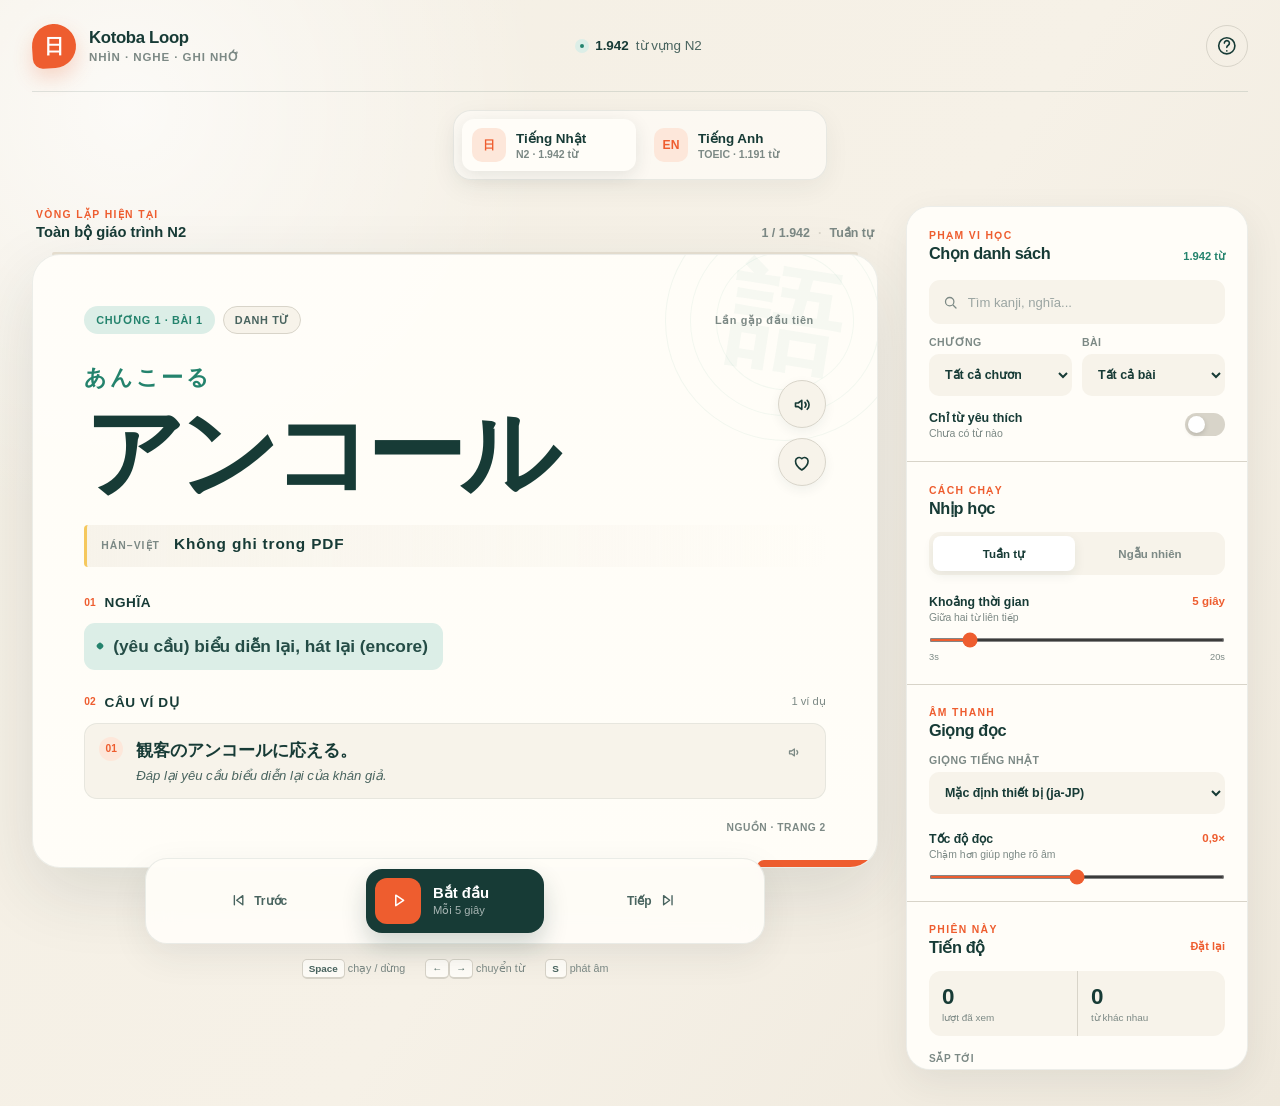
<file: index.html>
<!doctype html>
<html lang="vi">
  <head>
    <meta charset="UTF-8" />
    <meta name="viewport" content="width=device-width, initial-scale=1.0" />
    <meta name="theme-color" content="#f4efe4" />
    <meta http-equiv="refresh" content="0; url=./app/" />
    <title>Kotoba Loop</title>
    <script>
      window.location.replace("./app/");
    </script>
  </head>
  <body>
    <p>Đang mở <a href="./app/">Kotoba Loop</a>…</p>
  </body>
</html>
</file>
<file: app/styles.css>
:root {
  color-scheme: light;
  --paper: #f4efe4;
  --paper-deep: #e9e1d2;
  --surface: #fffdf8;
  --surface-soft: #f7f3ea;
  --ink: #173b36;
  --ink-soft: #49645f;
  --muted: #7c8985;
  --line: #d8d4c9;
  --accent: #ee5d2f;
  --accent-dark: #c83e1c;
  --accent-soft: #fde7da;
  --green: #24836d;
  --green-soft: #dceee7;
  --yellow: #f5c85d;
  --shadow: 0 24px 70px rgb(33 52 47 / 12%);
  --shadow-soft: 0 12px 36px rgb(33 52 47 / 8%);
  --radius-lg: 28px;
  --radius-md: 18px;
  --radius-sm: 12px;
  --font-ui:
    Inter, "Segoe UI", Roboto, Helvetica, Arial, "Apple Color Emoji",
    "Segoe UI Emoji", sans-serif;
  --font-jp:
    "Yu Gothic", YuGothic, "Hiragino Kaku Gothic ProN", "Meiryo",
    "Noto Sans JP", sans-serif;
}

* {
  box-sizing: border-box;
}

[hidden] {
  display: none !important;
}

html {
  min-width: 320px;
  background: var(--paper);
  scroll-behavior: smooth;
}

body {
  min-width: 320px;
  min-height: 100vh;
  margin: 0;
  color: var(--ink);
  background:
    radial-gradient(circle at 10% 10%, rgb(255 255 255 / 70%), transparent 26rem),
    linear-gradient(125deg, var(--paper) 0%, #f6f1e7 54%, #eee8dc 100%);
  font-family: var(--font-ui);
  -webkit-font-smoothing: antialiased;
  text-rendering: optimizeLegibility;
}

button,
input,
select {
  font: inherit;
}

button,
select,
input[type="range"],
input[type="checkbox"] {
  cursor: pointer;
}

button {
  color: inherit;
}

svg {
  display: block;
  width: 1.35rem;
  height: 1.35rem;
  fill: none;
  stroke: currentColor;
  stroke-width: 1.8;
  stroke-linecap: round;
  stroke-linejoin: round;
}

.sr-only {
  position: absolute;
  width: 1px;
  height: 1px;
  padding: 0;
  margin: -1px;
  overflow: hidden;
  clip: rect(0, 0, 0, 0);
  white-space: nowrap;
  border: 0;
}

.skip-link {
  position: fixed;
  z-index: 100;
  top: 0.75rem;
  left: 0.75rem;
  padding: 0.75rem 1rem;
  color: white;
  background: var(--ink);
  border-radius: 10px;
  transform: translateY(-140%);
  transition: transform 160ms ease;
}

.skip-link:focus {
  transform: translateY(0);
}

.app-shell {
  width: min(1540px, 100%);
  min-height: 100vh;
  margin: 0 auto;
  padding: 0 32px 36px;
}

.topbar {
  display: grid;
  grid-template-columns: 1fr auto 1fr;
  align-items: center;
  min-height: 92px;
  border-bottom: 1px solid rgb(23 59 54 / 12%);
}

.brand {
  display: inline-flex;
  gap: 13px;
  align-items: center;
  width: fit-content;
  color: inherit;
  text-decoration: none;
}

.brand-mark {
  display: grid;
  width: 44px;
  height: 44px;
  place-items: center;
  color: white;
  background: var(--accent);
  border-radius: 50% 50% 50% 10px;
  box-shadow: 0 9px 20px rgb(238 93 47 / 23%);
  transform: rotate(-4deg);
}

.brand-mark span {
  font-family: var(--font-jp);
  font-size: 1.25rem;
  font-weight: 800;
  transform: rotate(4deg);
}

.brand-copy {
  display: grid;
  gap: 2px;
}

.brand-copy strong {
  font-size: 1.05rem;
  letter-spacing: -0.02em;
}

.brand-copy small {
  color: var(--muted);
  font-size: 0.72rem;
  font-weight: 600;
  letter-spacing: 0.08em;
  text-transform: uppercase;
}

.topbar-summary {
  display: flex;
  gap: 7px;
  align-items: center;
  color: var(--ink-soft);
  font-size: 0.84rem;
}

.topbar-summary strong {
  color: var(--ink);
  font-variant-numeric: tabular-nums;
}

.summary-dot {
  width: 8px;
  height: 8px;
  margin-right: 2px;
  background: var(--green);
  border: 2px solid var(--green-soft);
  border-radius: 50%;
  box-shadow: 0 0 0 3px var(--green-soft);
}

.topbar-actions {
  display: flex;
  gap: 8px;
  justify-self: end;
}

.language-tabs {
  display: flex;
  gap: 8px;
  width: fit-content;
  padding: 8px;
  margin: 18px auto 0;
  background: rgb(255 253 248 / 68%);
  border: 1px solid rgb(23 59 54 / 9%);
  border-radius: 18px;
  box-shadow: 0 8px 26px rgb(33 52 47 / 6%);
}

.language-tab {
  display: flex;
  gap: 10px;
  align-items: center;
  min-width: 174px;
  padding: 9px 15px 9px 10px;
  text-align: left;
  background: transparent;
  border: 0;
  border-radius: 12px;
  transition: background 160ms ease, box-shadow 160ms ease, transform 160ms ease;
}

.language-tab:hover {
  transform: translateY(-1px);
}

.language-tab.is-active {
  background: var(--surface);
  box-shadow: 0 5px 18px rgb(33 52 47 / 10%);
}

.language-code {
  display: grid;
  width: 34px;
  height: 34px;
  flex: 0 0 34px;
  place-items: center;
  color: var(--accent);
  font-size: 0.76rem;
  font-weight: 900;
  background: var(--accent-soft);
  border-radius: 10px;
}

.language-tab > span:last-child {
  display: grid;
  gap: 2px;
}

.language-tab strong {
  font-size: 0.84rem;
}

.language-tab small {
  color: var(--muted);
  font-size: 0.66rem;
  font-weight: 650;
}

body.language-en {
  --accent: #315fdb;
  --accent-dark: #2146ad;
  --accent-soft: #e3ebff;
  --green: #6e4dc2;
  --green-soft: #eee8ff;
  --yellow: #efb94c;
}

body.language-en .brand-mark {
  border-radius: 13px 13px 13px 4px;
  transform: rotate(-2deg);
}

body.language-en .brand-mark span {
  font-family: var(--font-ui);
  font-size: 0.78rem;
  transform: rotate(2deg);
}

body.language-en .term {
  font-family: var(--font-ui);
  font-size: clamp(3rem, 6.8vw, 6.5rem);
  letter-spacing: -0.055em;
}

body.language-en .hiragana {
  font-family: var(--font-ui);
  font-size: 0.78rem;
  letter-spacing: 0.15em;
}

body.language-en .select-grid {
  grid-template-columns: 1fr;
}

.icon-button {
  display: grid;
  width: 42px;
  height: 42px;
  padding: 0;
  place-items: center;
  background: transparent;
  border: 1px solid var(--line);
  border-radius: 50%;
  transition:
    color 160ms ease,
    background 160ms ease,
    border-color 160ms ease,
    transform 160ms ease;
}

.icon-button:hover {
  color: var(--accent);
  background: var(--surface);
  border-color: rgb(238 93 47 / 30%);
  transform: translateY(-1px);
}

.panel-toggle {
  display: none;
}

.main-layout {
  display: grid;
  grid-template-columns: minmax(0, 1fr) 342px;
  gap: 28px;
  align-items: start;
  padding-top: 26px;
}

.study-stage {
  min-width: 0;
}

.session-strip {
  display: flex;
  justify-content: space-between;
  align-items: end;
  min-height: 46px;
  padding: 0 4px 12px;
}

.session-context {
  display: grid;
  gap: 3px;
}

.eyebrow {
  color: var(--accent);
  font-size: 0.65rem;
  font-weight: 800;
  letter-spacing: 0.13em;
  text-transform: uppercase;
}

.session-context strong {
  max-width: 48ch;
  overflow: hidden;
  font-size: 0.92rem;
  text-overflow: ellipsis;
  white-space: nowrap;
}

.session-position {
  display: flex;
  gap: 8px;
  align-items: center;
  color: var(--muted);
  font-size: 0.78rem;
  font-weight: 700;
  font-variant-numeric: tabular-nums;
}

.position-separator {
  color: var(--line);
}

.cycle-track {
  height: 4px;
  margin: 0 20px -2px;
  overflow: hidden;
  background: var(--paper-deep);
  border-radius: 999px;
}

.cycle-track span {
  display: block;
  width: 100%;
  height: 100%;
  background: linear-gradient(90deg, var(--accent), #f59c4b);
  border-radius: inherit;
  transform: scaleX(0);
  transform-origin: left center;
  transition: transform 120ms linear;
}

.word-card {
  position: relative;
  min-height: 548px;
  padding: clamp(28px, 4vw, 54px);
  overflow: hidden;
  background:
    linear-gradient(rgb(255 253 248 / 96%), rgb(255 253 248 / 96%)),
    repeating-linear-gradient(
      90deg,
      transparent 0,
      transparent 23px,
      rgb(36 131 109 / 4%) 24px
    );
  border: 1px solid rgb(23 59 54 / 8%);
  border-radius: var(--radius-lg);
  box-shadow: var(--shadow);
}

.word-card::after {
  position: absolute;
  right: 0;
  bottom: 0;
  width: 120px;
  height: 7px;
  content: "";
  background: var(--accent);
  border-radius: 10px 0 0;
}

.word-card-pattern {
  position: absolute;
  top: -54px;
  right: -28px;
  display: grid;
  width: 240px;
  height: 240px;
  place-items: center;
  color: rgb(36 131 109 / 4.5%);
  border: 1px solid rgb(36 131 109 / 6%);
  border-radius: 50%;
  transform: rotate(9deg);
  pointer-events: none;
}

.word-card-pattern::before,
.word-card-pattern::after {
  position: absolute;
  content: "";
  border: 1px solid rgb(36 131 109 / 5%);
  border-radius: 50%;
  inset: 24px;
}

.word-card-pattern::after {
  inset: 50px;
}

.word-card-pattern span {
  font-family: var(--font-jp);
  font-size: 7rem;
  font-weight: 800;
}

.word-meta {
  position: relative;
  z-index: 1;
  display: flex;
  flex-wrap: wrap;
  gap: 8px;
  align-items: center;
}

.meta-pill,
.seen-pill {
  display: inline-flex;
  min-height: 28px;
  padding: 0 11px;
  align-items: center;
  color: var(--ink-soft);
  background: var(--surface-soft);
  border: 1px solid var(--line);
  border-radius: 999px;
  font-size: 0.68rem;
  font-weight: 800;
  letter-spacing: 0.055em;
  text-transform: uppercase;
}

.meta-pill-accent {
  color: var(--green);
  background: var(--green-soft);
  border-color: transparent;
}

.seen-pill {
  margin-left: auto;
  color: var(--muted);
  background: transparent;
  border-color: transparent;
  text-transform: none;
}

.word-heading {
  position: relative;
  z-index: 1;
  display: flex;
  gap: 24px;
  align-items: center;
  justify-content: space-between;
  min-height: 176px;
  padding: 28px 0 20px;
}

.word-title-block {
  min-width: 0;
}

.hiragana {
  min-height: 1.6em;
  margin: 0 0 4px;
  color: var(--green);
  font-family: var(--font-jp);
  font-size: clamp(1.05rem, 2vw, 1.4rem);
  font-weight: 700;
  letter-spacing: 0.12em;
}

.term {
  margin: 0;
  color: var(--ink);
  font-family: var(--font-jp);
  font-size: clamp(3.4rem, 7.7vw, 7rem);
  font-weight: 750;
  letter-spacing: -0.07em;
  line-height: 1.04;
  overflow-wrap: anywhere;
}

.word-actions {
  display: grid;
  flex: 0 0 auto;
  gap: 10px;
}

.round-action {
  display: grid;
  width: 48px;
  height: 48px;
  padding: 0;
  place-items: center;
  color: var(--ink);
  background: var(--surface-soft);
  border: 1px solid var(--line);
  border-radius: 50%;
  box-shadow: 0 4px 12px rgb(23 59 54 / 6%);
  transition:
    color 160ms ease,
    border-color 160ms ease,
    background 160ms ease,
    transform 160ms ease;
}

.round-action:hover {
  color: var(--accent);
  background: white;
  border-color: rgb(238 93 47 / 35%);
  transform: translateY(-2px);
}

.favorite-button svg {
  fill: transparent;
}

.favorite-button.is-active {
  color: var(--accent);
  background: var(--accent-soft);
  border-color: transparent;
}

.favorite-button.is-active svg {
  fill: currentColor;
}

.han-viet-row {
  position: relative;
  z-index: 1;
  display: flex;
  gap: 14px;
  align-items: baseline;
  min-height: 42px;
  padding: 10px 14px;
  background: linear-gradient(90deg, var(--surface-soft), transparent);
  border-left: 3px solid var(--yellow);
  border-radius: 4px 10px 10px 4px;
}

.han-viet-row span {
  color: var(--muted);
  font-size: 0.65rem;
  font-weight: 800;
  letter-spacing: 0.1em;
  text-transform: uppercase;
  white-space: nowrap;
}

.han-viet-row strong {
  font-size: 0.96rem;
  letter-spacing: 0.055em;
}

.meaning-section,
.example-section {
  position: relative;
  z-index: 1;
}

.meaning-section {
  padding-top: 28px;
}

.example-section {
  padding-top: 24px;
}

.section-heading {
  display: flex;
  gap: 9px;
  align-items: center;
  margin-bottom: 13px;
}

.section-heading h2 {
  margin: 0;
  font-size: 0.85rem;
  letter-spacing: 0.04em;
  text-transform: uppercase;
}

.section-number {
  color: var(--accent);
  font-size: 0.64rem;
  font-weight: 900;
  font-variant-numeric: tabular-nums;
}

.section-count {
  margin-left: auto;
  color: var(--muted);
  font-size: 0.7rem;
}

.meaning-list {
  display: flex;
  flex-wrap: wrap;
  gap: 9px;
  padding: 0;
  margin: 0;
  list-style: none;
}

.meaning-list li {
  position: relative;
  max-width: 100%;
  padding: 11px 15px 11px 29px;
  color: #244c46;
  background: var(--green-soft);
  border-radius: 11px;
  font-size: clamp(0.95rem, 1.5vw, 1.08rem);
  font-weight: 650;
  line-height: 1.45;
}

.meaning-list li::before {
  position: absolute;
  top: 50%;
  left: 13px;
  width: 6px;
  height: 6px;
  content: "";
  background: var(--green);
  border-radius: 2px;
  transform: translateY(-50%) rotate(45deg);
}

.example-list {
  display: grid;
  gap: 9px;
}

.example-item {
  display: grid;
  grid-template-columns: auto minmax(0, 1fr) auto;
  gap: 13px;
  align-items: start;
  padding: 13px 14px;
  background: var(--surface-soft);
  border: 1px solid rgb(23 59 54 / 7%);
  border-radius: 13px;
}

.example-index {
  display: grid;
  width: 24px;
  height: 24px;
  place-items: center;
  color: var(--accent);
  background: var(--accent-soft);
  border-radius: 50%;
  font-size: 0.64rem;
  font-weight: 900;
  font-variant-numeric: tabular-nums;
}

.example-copy {
  min-width: 0;
}

.example-copy p {
  margin: 0;
}

.example-japanese {
  color: var(--ink);
  font-family: var(--font-jp);
  font-size: clamp(0.98rem, 1.5vw, 1.08rem);
  font-weight: 680;
  line-height: 1.55;
}

.example-meaning {
  padding-top: 3px;
  color: var(--ink-soft);
  font-size: 0.82rem;
  font-style: italic;
  line-height: 1.45;
}

.example-audio {
  display: grid;
  width: 32px;
  height: 32px;
  padding: 0;
  place-items: center;
  color: var(--muted);
  background: transparent;
  border: 0;
  border-radius: 50%;
}

.example-audio:hover {
  color: var(--accent);
  background: var(--accent-soft);
}

.example-audio svg {
  width: 1.05rem;
  height: 1.05rem;
}

.source-note {
  position: relative;
  z-index: 1;
  margin: 22px 0 -18px;
  color: var(--muted);
  font-size: 0.64rem;
  font-weight: 700;
  letter-spacing: 0.05em;
  text-align: right;
  text-transform: uppercase;
}

.player {
  display: grid;
  grid-template-columns: 1fr auto 1fr;
  gap: 14px;
  align-items: center;
  width: min(620px, calc(100% - 32px));
  min-height: 86px;
  padding: 10px 18px;
  margin: -10px auto 0;
  background: rgb(255 253 248 / 94%);
  border: 1px solid rgb(23 59 54 / 9%);
  border-radius: 22px;
  box-shadow: var(--shadow-soft);
  backdrop-filter: blur(14px);
}

.player-skip {
  display: inline-flex;
  gap: 7px;
  align-items: center;
  justify-content: center;
  min-height: 44px;
  padding: 0 14px;
  color: var(--ink-soft);
  background: transparent;
  border: 0;
  border-radius: 11px;
  font-size: 0.75rem;
  font-weight: 800;
}

.player-skip:last-child {
  flex-direction: row-reverse;
}

.player-skip:hover {
  color: var(--accent);
  background: var(--accent-soft);
}

.player-skip svg {
  width: 1.15rem;
  height: 1.15rem;
}

.play-button {
  display: flex;
  gap: 12px;
  align-items: center;
  min-width: 178px;
  min-height: 64px;
  padding: 8px 18px 8px 9px;
  color: white;
  background: var(--ink);
  border: 0;
  border-radius: 16px;
  box-shadow: 0 12px 24px rgb(23 59 54 / 20%);
  transition:
    background 160ms ease,
    transform 160ms ease,
    box-shadow 160ms ease;
}

.play-button:hover {
  background: #0f302c;
  box-shadow: 0 14px 28px rgb(23 59 54 / 25%);
  transform: translateY(-1px);
}

.play-icon {
  display: grid;
  width: 46px;
  height: 46px;
  flex: 0 0 auto;
  place-items: center;
  color: white;
  background: var(--accent);
  border-radius: 12px;
}

.play-icon svg {
  width: 1.3rem;
  height: 1.3rem;
}

.icon-pause {
  display: none;
}

.play-button.is-playing .icon-play {
  display: none;
}

.play-button.is-playing .icon-pause {
  display: block;
}

.play-copy {
  display: grid;
  gap: 2px;
  text-align: left;
}

.play-copy strong {
  font-size: 0.93rem;
}

.play-copy small {
  color: rgb(255 255 255 / 62%);
  font-size: 0.7rem;
  font-variant-numeric: tabular-nums;
}

.keyboard-hint {
  display: flex;
  gap: 20px;
  align-items: center;
  justify-content: center;
  margin-top: 15px;
  color: var(--muted);
  font-size: 0.67rem;
}

kbd {
  display: inline-grid;
  min-width: 22px;
  min-height: 20px;
  padding: 1px 6px;
  place-items: center;
  color: var(--ink-soft);
  background: var(--surface);
  border: 1px solid var(--line);
  border-bottom-width: 2px;
  border-radius: 5px;
  font-family: inherit;
  font-size: 0.62rem;
  font-weight: 800;
}

.control-panel {
  position: sticky;
  top: 18px;
  max-height: calc(100vh - 36px);
  overflow: auto;
  background: var(--surface);
  border: 1px solid rgb(23 59 54 / 8%);
  border-radius: 24px;
  box-shadow: var(--shadow-soft);
  scrollbar-color: var(--line) transparent;
  scrollbar-width: thin;
}

.panel-mobile-header {
  display: none;
}

.panel-section {
  padding: 22px;
  border-bottom: 1px solid var(--line);
}

.panel-heading {
  display: flex;
  gap: 12px;
  align-items: end;
  justify-content: space-between;
  margin-bottom: 17px;
}

.panel-heading.compact {
  margin-bottom: 14px;
}

.panel-heading > div {
  display: grid;
  gap: 3px;
}

.panel-heading h2,
.panel-mobile-header h2 {
  margin: 0;
  font-size: 1.02rem;
  letter-spacing: -0.025em;
}

.result-count {
  color: var(--green);
  font-size: 0.7rem;
  font-weight: 800;
  white-space: nowrap;
}

.search-field {
  display: flex;
  gap: 9px;
  align-items: center;
  min-height: 44px;
  padding: 0 12px;
  margin-bottom: 12px;
  background: var(--surface-soft);
  border: 1px solid transparent;
  border-radius: 11px;
  transition:
    background 160ms ease,
    border-color 160ms ease;
}

.search-field:focus-within {
  background: white;
  border-color: var(--green);
}

.search-field svg {
  width: 1.05rem;
  height: 1.05rem;
  flex: 0 0 auto;
  color: var(--muted);
}

.search-field input {
  width: 100%;
  min-width: 0;
  padding: 0;
  color: var(--ink);
  background: transparent;
  border: 0;
  outline: 0;
  font-size: 0.82rem;
}

.search-field input::placeholder {
  color: #9ba5a2;
}

.select-grid {
  display: grid;
  grid-template-columns: 1fr 1fr;
  gap: 10px;
}

.select-grid label,
.select-field {
  display: grid;
  gap: 6px;
}

.select-grid label > span,
.select-field > span {
  color: var(--muted);
  font-size: 0.66rem;
  font-weight: 800;
  letter-spacing: 0.04em;
  text-transform: uppercase;
}

select {
  width: 100%;
  min-height: 42px;
  padding: 0 34px 0 11px;
  color: var(--ink);
  background-color: var(--surface-soft);
  border: 1px solid transparent;
  border-radius: 10px;
  outline: 0;
  font-size: 0.78rem;
  font-weight: 650;
}

select:focus {
  background-color: white;
  border-color: var(--green);
}

.toggle-row {
  display: flex;
  align-items: center;
  justify-content: space-between;
  margin-top: 14px;
  cursor: pointer;
}

.toggle-copy {
  display: grid;
  gap: 2px;
}

.toggle-copy strong {
  font-size: 0.78rem;
}

.toggle-copy small {
  color: var(--muted);
  font-size: 0.66rem;
}

.toggle-row input {
  position: absolute;
  opacity: 0;
  pointer-events: none;
}

.toggle-ui {
  position: relative;
  width: 40px;
  height: 23px;
  background: var(--line);
  border-radius: 999px;
  transition: background 160ms ease;
}

.toggle-ui::after {
  position: absolute;
  top: 3px;
  left: 3px;
  width: 17px;
  height: 17px;
  content: "";
  background: white;
  border-radius: 50%;
  box-shadow: 0 2px 5px rgb(0 0 0 / 15%);
  transition: transform 160ms ease;
}

.toggle-row input:checked + .toggle-ui {
  background: var(--green);
}

.toggle-row input:checked + .toggle-ui::after {
  transform: translateX(17px);
}

.toggle-row input:focus-visible + .toggle-ui {
  outline: 3px solid rgb(36 131 109 / 24%);
  outline-offset: 2px;
}

.segmented-control {
  display: grid;
  grid-template-columns: 1fr 1fr;
  gap: 4px;
  padding: 4px;
  margin-bottom: 20px;
  background: var(--surface-soft);
  border-radius: 11px;
}

.segment {
  min-height: 35px;
  padding: 0 10px;
  color: var(--muted);
  background: transparent;
  border: 0;
  border-radius: 8px;
  font-size: 0.72rem;
  font-weight: 800;
}

.segment.is-active {
  color: var(--ink);
  background: white;
  box-shadow: 0 4px 12px rgb(23 59 54 / 8%);
}

.range-field {
  display: grid;
  gap: 10px;
}

.range-heading {
  display: flex;
  gap: 12px;
  align-items: start;
  justify-content: space-between;
}

.range-heading > span:first-child {
  display: grid;
  gap: 2px;
}

.range-heading strong {
  font-size: 0.77rem;
}

.range-heading small {
  color: var(--muted);
  font-size: 0.65rem;
}

.range-heading output {
  min-width: 50px;
  color: var(--accent);
  font-size: 0.72rem;
  font-weight: 900;
  text-align: right;
  white-space: nowrap;
}

input[type="range"] {
  width: 100%;
  height: 4px;
  margin: 5px 0 0;
  accent-color: var(--accent);
}

.range-scale {
  display: flex;
  justify-content: space-between;
  color: var(--muted);
  font-size: 0.58rem;
}

.rate-field {
  margin-top: 18px;
}

.text-button {
  padding: 4px 0;
  color: var(--accent);
  background: transparent;
  border: 0;
  font-size: 0.68rem;
  font-weight: 800;
}

.text-button:hover {
  text-decoration: underline;
}

.stats-grid {
  display: grid;
  grid-template-columns: 1fr 1fr;
  overflow: hidden;
  background: var(--surface-soft);
  border-radius: 12px;
}

.stats-grid div {
  display: grid;
  gap: 2px;
  padding: 13px;
}

.stats-grid div + div {
  border-left: 1px solid var(--line);
}

.stats-grid strong {
  font-size: 1.4rem;
  font-variant-numeric: tabular-nums;
}

.stats-grid span {
  color: var(--muted);
  font-size: 0.62rem;
}

.queue-preview {
  padding-top: 17px;
}

.queue-label {
  display: block;
  margin-bottom: 9px;
  color: var(--muted);
  font-size: 0.63rem;
  font-weight: 800;
  letter-spacing: 0.06em;
  text-transform: uppercase;
}

.queue-preview ol {
  display: grid;
  gap: 7px;
  padding: 0;
  margin: 0;
  list-style: none;
  counter-reset: queue;
}

.queue-preview li {
  display: grid;
  grid-template-columns: 22px minmax(0, 1fr) auto;
  gap: 8px;
  align-items: center;
  min-height: 30px;
  color: var(--ink-soft);
  font-size: 0.72rem;
  counter-increment: queue;
}

.queue-preview li::before {
  display: grid;
  width: 20px;
  height: 20px;
  place-items: center;
  color: var(--muted);
  background: var(--surface-soft);
  border-radius: 50%;
  content: counter(queue);
  font-size: 0.56rem;
  font-weight: 800;
}

.queue-preview li strong {
  min-width: 0;
  overflow: hidden;
  font-family: var(--font-jp);
  font-size: 0.78rem;
  text-overflow: ellipsis;
  white-space: nowrap;
}

.queue-preview li span {
  max-width: 90px;
  overflow: hidden;
  color: var(--muted);
  font-size: 0.62rem;
  text-overflow: ellipsis;
  white-space: nowrap;
}

.panel-footnote {
  padding: 0 22px 22px;
  margin: 0;
  color: var(--muted);
  font-size: 0.61rem;
  line-height: 1.5;
}

.panel-backdrop {
  display: none;
}

.help-dialog {
  width: min(430px, calc(100% - 32px));
  padding: 0;
  color: var(--ink);
  background: var(--surface);
  border: 1px solid rgb(23 59 54 / 10%);
  border-radius: 22px;
  box-shadow: var(--shadow);
}

.help-dialog::backdrop {
  background: rgb(23 59 54 / 38%);
  backdrop-filter: blur(4px);
}

.dialog-heading {
  display: flex;
  align-items: center;
  justify-content: space-between;
  padding: 22px 22px 16px;
  border-bottom: 1px solid var(--line);
}

.dialog-heading > div {
  display: grid;
  gap: 3px;
}

.dialog-heading h2 {
  margin: 0;
  font-size: 1.15rem;
}

.shortcut-list {
  display: grid;
  gap: 0;
  padding: 8px 22px;
  margin: 0;
}

.shortcut-list div {
  display: grid;
  grid-template-columns: 110px 1fr;
  gap: 12px;
  align-items: center;
  min-height: 48px;
  border-bottom: 1px solid var(--line);
}

.shortcut-list div:last-child {
  border-bottom: 0;
}

.shortcut-list dt,
.shortcut-list dd {
  margin: 0;
}

.shortcut-list dd {
  color: var(--ink-soft);
  font-size: 0.78rem;
}

.help-dialog > p {
  padding: 0 22px 20px;
  margin: 0;
  color: var(--muted);
  font-size: 0.7rem;
  line-height: 1.5;
}

.toast {
  position: fixed;
  z-index: 200;
  bottom: 24px;
  left: 50%;
  max-width: min(420px, calc(100% - 32px));
  padding: 11px 15px;
  color: white;
  background: var(--ink);
  border-radius: 10px;
  box-shadow: var(--shadow-soft);
  font-size: 0.76rem;
  font-weight: 700;
  opacity: 0;
  pointer-events: none;
  transform: translate(-50%, 12px);
  transition:
    opacity 180ms ease,
    transform 180ms ease;
}

.toast.is-visible {
  opacity: 1;
  transform: translate(-50%, 0);
}

.word-card.is-changing .word-title-block,
.word-card.is-changing .han-viet-row,
.word-card.is-changing .meaning-section,
.word-card.is-changing .example-section {
  animation: content-enter 280ms ease both;
}

@keyframes content-enter {
  from {
    opacity: 0;
    transform: translateY(7px);
  }
  to {
    opacity: 1;
    transform: translateY(0);
  }
}

:focus-visible {
  outline: 3px solid rgb(36 131 109 / 34%);
  outline-offset: 3px;
}

@media (max-width: 1100px) {
  .app-shell {
    padding-inline: 22px;
  }

  .main-layout {
    grid-template-columns: minmax(0, 1fr) 310px;
    gap: 20px;
  }

  .panel-section {
    padding: 18px;
  }

  .term {
    font-size: clamp(3.2rem, 7vw, 5.8rem);
  }
}

@media (max-width: 900px) {
  body.panel-open {
    overflow: hidden;
  }

  .app-shell {
    padding-inline: 18px;
  }

  .topbar {
    grid-template-columns: 1fr auto;
  }

  .topbar-summary {
    display: none;
  }

  .panel-toggle {
    display: grid;
  }

  .main-layout {
    display: block;
  }

  .control-panel {
    position: fixed;
    z-index: 120;
    top: 0;
    right: 0;
    width: min(390px, calc(100% - 34px));
    height: 100dvh;
    max-height: none;
    border-radius: 24px 0 0 24px;
    transform: translateX(105%);
    transition: transform 220ms ease;
  }

  body.panel-open .control-panel {
    transform: translateX(0);
  }

  .panel-mobile-header {
    position: sticky;
    z-index: 2;
    top: 0;
    display: flex;
    align-items: center;
    justify-content: space-between;
    padding: 20px 20px 16px;
    background: rgb(255 253 248 / 94%);
    border-bottom: 1px solid var(--line);
    backdrop-filter: blur(12px);
  }

  .panel-mobile-header > div {
    display: grid;
    gap: 3px;
  }

  .panel-backdrop {
    position: fixed;
    z-index: 110;
    display: block;
    opacity: 0;
    pointer-events: none;
    background: rgb(23 59 54 / 38%);
    border: 0;
    transition: opacity 220ms ease;
    backdrop-filter: blur(3px);
    inset: 0;
  }

  body.panel-open .panel-backdrop {
    opacity: 1;
    pointer-events: auto;
  }

  .keyboard-hint {
    display: none;
  }
}

@media (max-width: 620px) {
  .app-shell {
    padding: 0 10px 118px;
  }

  .topbar {
    min-height: 74px;
    padding-inline: 5px;
  }

  .brand-mark {
    width: 38px;
    height: 38px;
  }

  .brand-copy strong {
    font-size: 0.95rem;
  }

  .brand-copy small {
    font-size: 0.59rem;
  }

  .topbar-button {
    width: 38px;
    height: 38px;
  }

  .topbar-button:first-child {
    display: none;
  }

  .main-layout {
    padding-top: 14px;
  }

  .language-tabs {
    width: 100%;
    padding: 6px;
    margin-top: 10px;
  }

  .language-tab {
    min-width: 0;
    flex: 1;
    gap: 7px;
    padding: 7px;
  }

  .language-code {
    width: 30px;
    height: 30px;
    flex-basis: 30px;
  }

  .language-tab small {
    display: none;
  }

  .session-strip {
    min-height: 42px;
    padding-inline: 5px;
  }

  .session-context strong {
    max-width: 54vw;
    font-size: 0.78rem;
  }

  .session-position {
    gap: 5px;
    font-size: 0.67rem;
  }

  .cycle-track {
    margin-inline: 14px;
  }

  .word-card {
    min-height: 0;
    padding: 24px 20px 34px;
    border-radius: 22px;
  }

  .word-card-pattern {
    top: -70px;
    right: -68px;
  }

  .seen-pill {
    display: none;
  }

  .word-heading {
    gap: 15px;
    min-height: 142px;
    padding-block: 24px 16px;
  }

  .hiragana {
    font-size: 1rem;
  }

  .term {
    font-size: clamp(3rem, 16vw, 5rem);
  }

  body.language-en .term {
    font-size: clamp(2.5rem, 13vw, 4.5rem);
  }

  .word-actions {
    gap: 8px;
  }

  .round-action {
    width: 42px;
    height: 42px;
  }

  .han-viet-row {
    display: grid;
    gap: 3px;
  }

  .meaning-section {
    padding-top: 23px;
  }

  .meaning-list {
    display: grid;
  }

  .meaning-list li {
    width: 100%;
  }

  .example-item {
    grid-template-columns: auto minmax(0, 1fr);
    padding: 12px;
  }

  .example-audio {
    display: none;
  }

  .source-note {
    margin-bottom: -21px;
  }

  .player {
    position: fixed;
    z-index: 80;
    bottom: max(10px, env(safe-area-inset-bottom));
    left: 10px;
    width: calc(100% - 20px);
    min-height: 76px;
    padding: 8px 10px;
    margin: 0;
    border-radius: 20px;
  }

  .player-skip {
    min-height: 48px;
    padding: 0 7px;
  }

  .player-skip span {
    display: none;
  }

  .player-skip svg {
    width: 1.3rem;
    height: 1.3rem;
  }

  .play-button {
    min-width: 164px;
    min-height: 58px;
  }

  .play-icon {
    width: 42px;
    height: 42px;
  }

  .toast {
    bottom: 102px;
  }
}

@media (prefers-reduced-motion: reduce) {
  *,
  *::before,
  *::after {
    scroll-behavior: auto !important;
    transition-duration: 0.01ms !important;
    animation-duration: 0.01ms !important;
    animation-iteration-count: 1 !important;
  }
}
</file>
